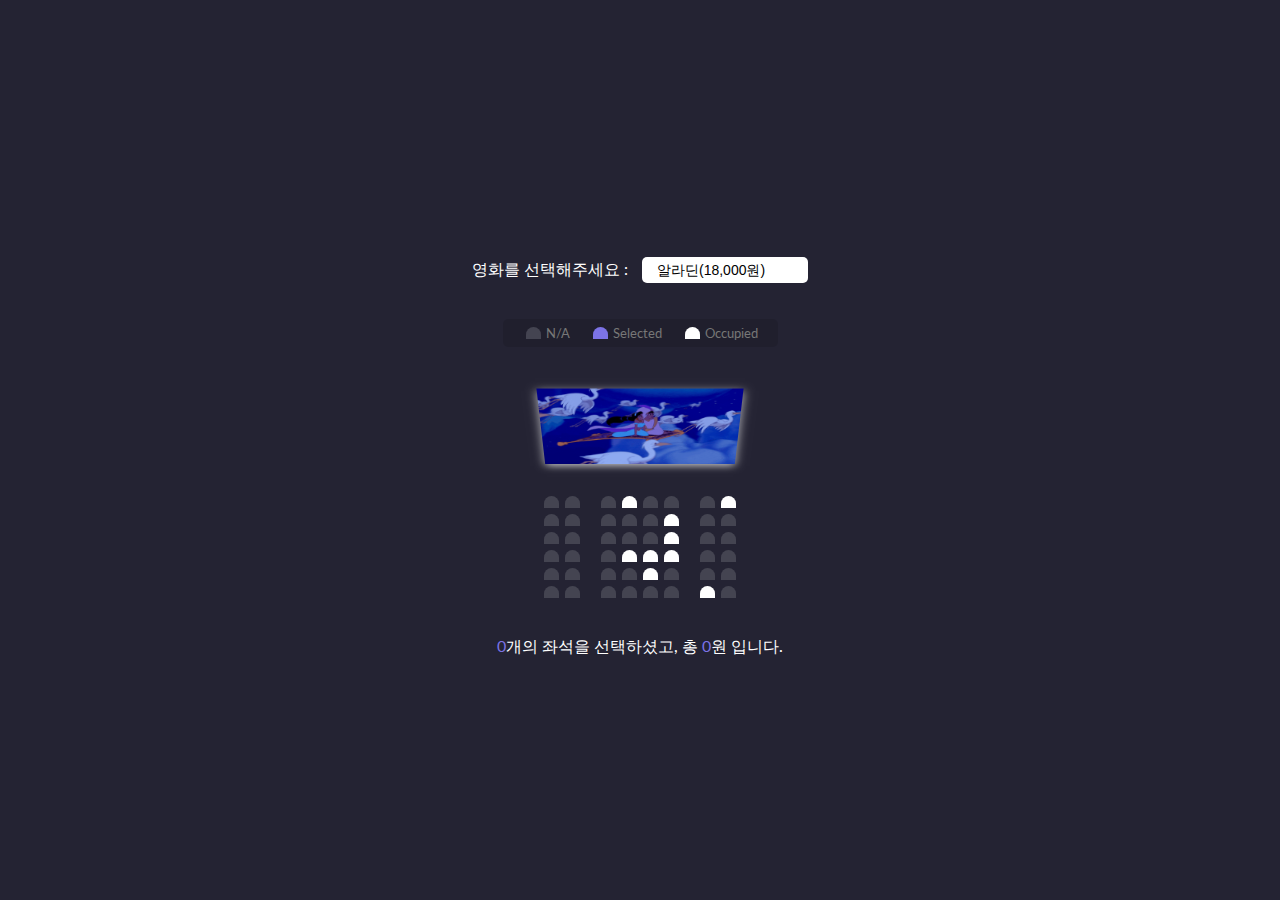
<file: movie_seat_booking/index.html>
<!DOCTYPE html>
<html lang="en">
<head>
    <meta charset="UTF-8">
    <meta name="viewport" content="width=device-width, initial-scale=1.0">
    <title>Disney Booking System</title>
    <link rel="stylesheet" href="./style.css">
</head>
<body>
    <div class="movie-container">
        <label> 영화를 선택해주세요 :</label>
        <select id="movie">
            <option value="18000">알라딘(18,000원) </option>
            <option value="12000">슈렉 (12,000원) </option>
            <option value="11000">포카혼타스(11,000원) </option>
        </select>
    </div>
 
    <ul class="showcase">
        <li><div class="seat"></div><small>N/A</small></li>
        <li><div class="seat selected"></div><small>Selected</small></li>
        <li><div class="seat occupied"></div><small>Occupied</small></li>
    </ul>

     <div class="container">
            <div class="screen">
                <img src= "./assets/aladdin.gif" />
            </div>

            <div class="row">
                <div class="seat"></div>
                <div class="seat"></div>
                <div class="seat"></div>
                <div class="seat occupied"></div>
                <div class="seat"></div>
                <div class="seat"></div>
                <div class="seat"></div>
                <div class="seat occupied"></div>
            </div>
            <div class="row">
                <div class="seat"></div>
                <div class="seat"></div>
                <div class="seat"></div>
                <div class="seat"></div>
                <div class="seat"></div>
                <div class="seat occupied"></div>
                <div class="seat"></div>
                <div class="seat"></div>
            </div>
            <div class="row">
                <div class="seat"></div>
                <div class="seat"></div>
                <div class="seat"></div>
                <div class="seat"></div>
                <div class="seat"></div>
                <div class="seat occupied"></div>
                <div class="seat"></div>
                <div class="seat"></div>
            </div>
            <div class="row">
                <div class="seat"></div>
                <div class="seat"></div>
                <div class="seat"></div>
                <div class="seat occupied"></div>
                <div class="seat occupied"></div>
                <div class="seat occupied"></div>
                <div class="seat"></div>
                <div class="seat"></div>
            </div>
            <div class="row">
                <div class="seat"></div>
                <div class="seat"></div>
                <div class="seat"></div>
                <div class="seat"></div>
                <div class="seat occupied"></div>
                <div class="seat"></div>
                <div class="seat"></div>
                <div class="seat"></div>
            </div>
            <div class="row">
                <div class="seat"></div>
                <div class="seat"></div>
                <div class="seat"></div>
                <div class="seat"></div>
                <div class="seat"></div>
                <div class="seat"></div>
                <div class="seat occupied"></div>
                <div class="seat occupieds"></div>
            </div>
        </div>
        <p class="text"><span id="count">0</span>개의 좌석을 선택하셨고, 총 <span id="total">0</span>원 입니다.</p>
   
    <script src="./script.js" > </script>
</body>
</html>
</file>
<file: movie_seat_booking/style.css>
@import url("https://fonts.googleapis.com/css?family=Lato&display=swap");

* {
  box-sizing: border-box;
}

body {
  background-color: #242333;
  color: #fff;
  display: flex;
  flex-direction: column;
  align-items: center;
  justify-content: center;
  height: 100vh;
  font-family: "Lato", sans-serif;
  margin: 0;
}

.movie-container {
  margin: 20px 0;
}

.movie-container select {
  background-color: #fff;
  border: 0;
  border-radius: 5px;
  font-size: 14px;
  margin-left: 10px;
  padding: 5px 15px 5px 15px;
  -moz-appearance: none;
  -webkit-appearance: none;
  appearance: none;
}

.container {
  perspective: 800px;
  margin-bottom: 30px;
}

.seat {
  background-color: #444451;
  height: 12px;
  width: 15px;
  margin: 3px;
  border-top-left-radius: 10px;
  border-top-right-radius: 10px;
}

.seat.selected {
  background-color: #7c73e6;
}

.seat.occupied {
  background-color: #fff;
}

.seat:nth-of-type(2) {
  margin-right: 18px;
}

.seat:nth-last-of-type(2) {
  margin-left: 18px;
}

.seat:not(.occupied):hover {
  cursor: pointer;
  transform: scale(1.2);
}

.showcase .seat:not(.occupied):hover {
  cursor: default;
  transform: scale(1);
}

.showcase {
  background: rgba(0, 0, 0, 0.1);
  padding: 5px 10px;
  border-radius: 5px;
  color: #777;
  list-style-type: none;
  display: flex;
  justify-content: space-between;
}

.showcase li {
  display: flex;
  align-items: center;
  justify-content: center;
  margin: 0 10px;
}

.showcase li small {
  margin-left: 2px;
}

.row {
  display: flex;
}

.screen {
  background-color: #fff;
  height: 100px;
  width: 100%;
  margin: 15px 0;
  transform: rotateX(-45deg);
  box-shadow: 0 3px 10px rgba(255, 255, 255, 0.7);
  transition: transform 0.3s ease;
}

.screen img {
  width: 100%;
  height: 100%;
}

.screen:hover {
  transform: rotateX(0deg);
}
p.text {
  margin: 5px 0;
}

p.text span {
  color: #7c73e6;
}
</file>
